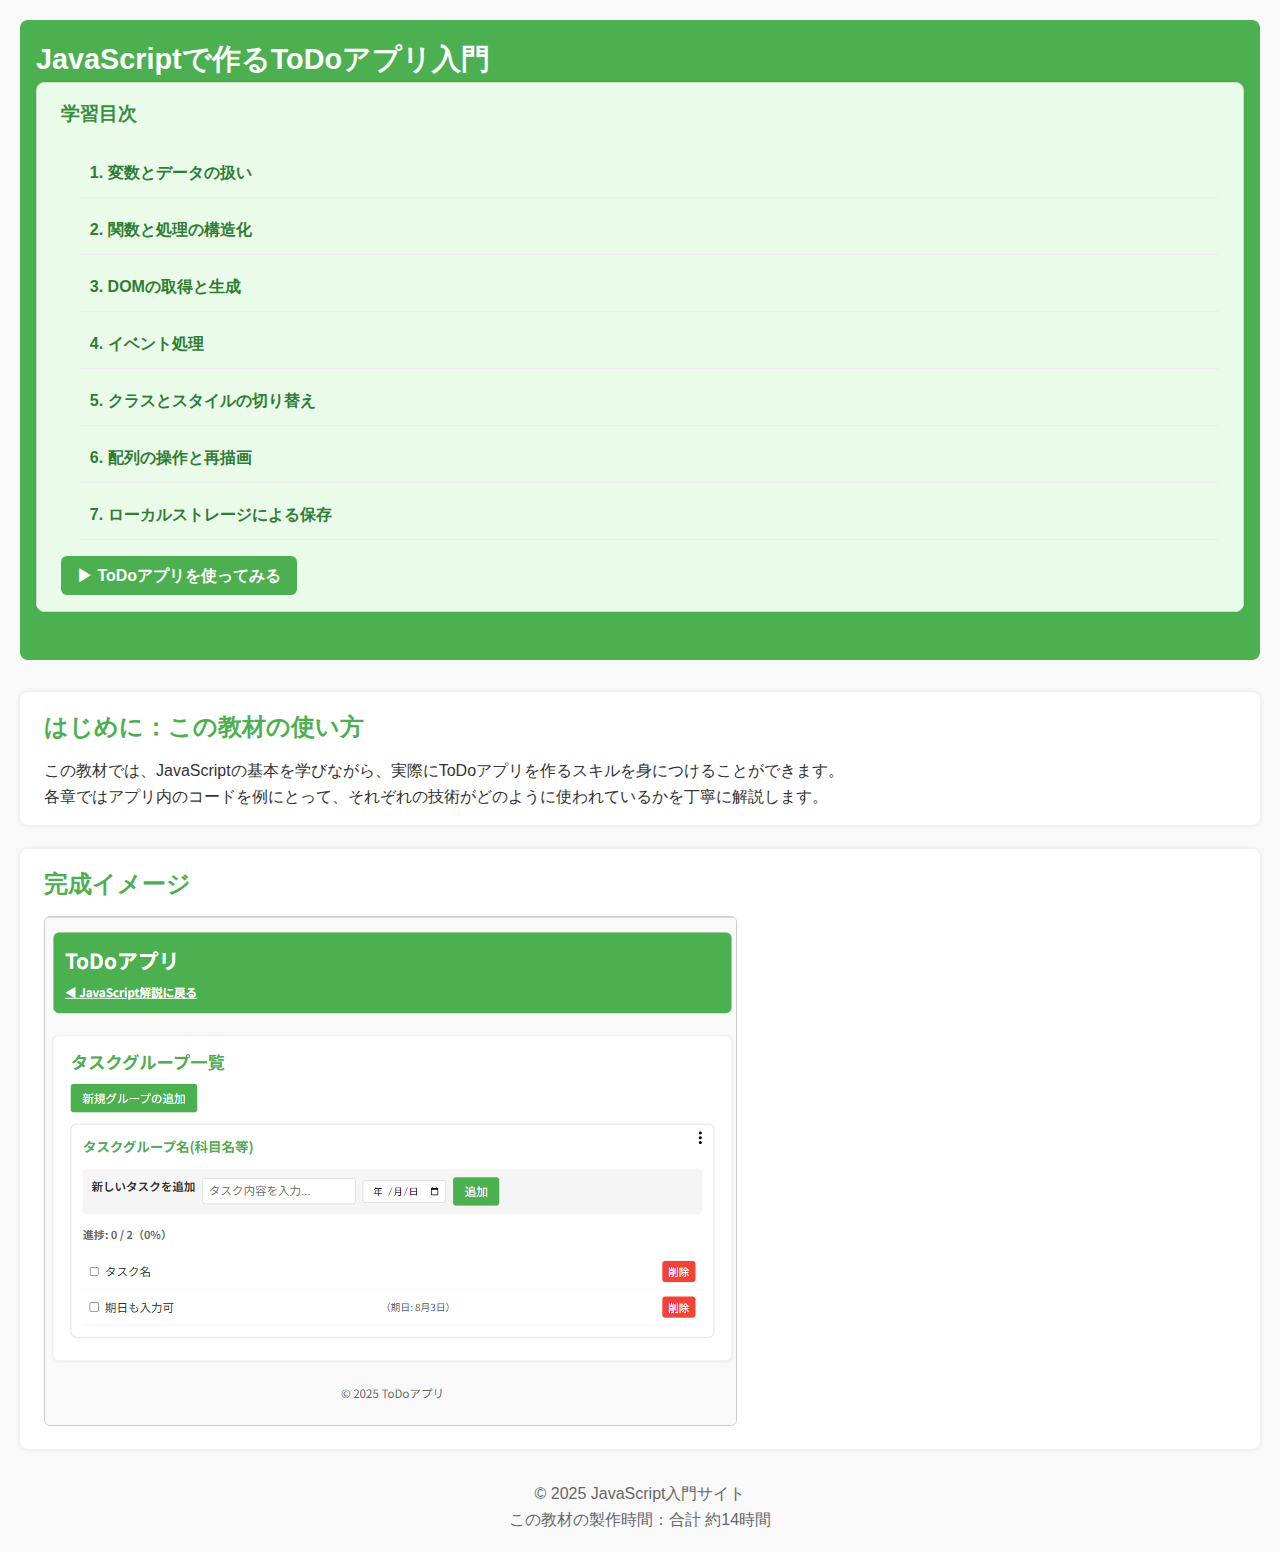
<file: index.html>
<!DOCTYPE html>
<html lang="ja">
<head>
  <meta charset="UTF-8">
  <meta name="viewport" content="width=device-width, initial-scale=1.0">
  <title>JavaScriptで作るToDoアプリ入門</title>
  <link rel="stylesheet" href="css/main.css">
</head>
<body>
  <header>
    <h1>JavaScriptで作るToDoアプリ入門</h1>
    <nav class="toc">
      <h2>学習目次</h2>
      <ol>
        <li><a href="chapter1.html">1. 変数とデータの扱い</a></li>
        <li><a href="chapter2.html">2. 関数と処理の構造化</a></li>
        <li><a href="chapter3.html">3. DOMの取得と生成</a></li>
        <li><a href="chapter4.html">4. イベント処理</a></li>
        <li><a href="chapter5.html">5. クラスとスタイルの切り替え</a></li>
        <li><a href="chapter6.html">6. 配列の操作と再描画</a></li>
        <li><a href="chapter7.html">7. ローカルストレージによる保存</a></li>
      </ol>
      <p><a class="app-link" href="todo.html">▶ ToDoアプリを使ってみる</a></p>
    </nav>
  </header>

  <main>
    <section>
      <h2>はじめに：この教材の使い方</h2>
      <p>
        この教材では、JavaScriptの基本を学びながら、実際にToDoアプリを作るスキルを身につけることができます。
      </p>
      <p>
        各章ではアプリ内のコードを例にとって、それぞれの技術がどのように使われているかを丁寧に解説します。
      </p>
    </section>
    <section>
      <h2>完成イメージ</h2>
      <img src="images/todo_preview.png" alt="ToDoアプリの完成イメージ" style="max-width:100%; border:1px solid #ccc; border-radius:6px;">
    </section>

  </main>

  <footer>
    <p>© 2025 JavaScript入門サイト</p>
    <p>この教材の製作時間：合計 約14時間</p>
  </footer>
</body>
</html>
</file>
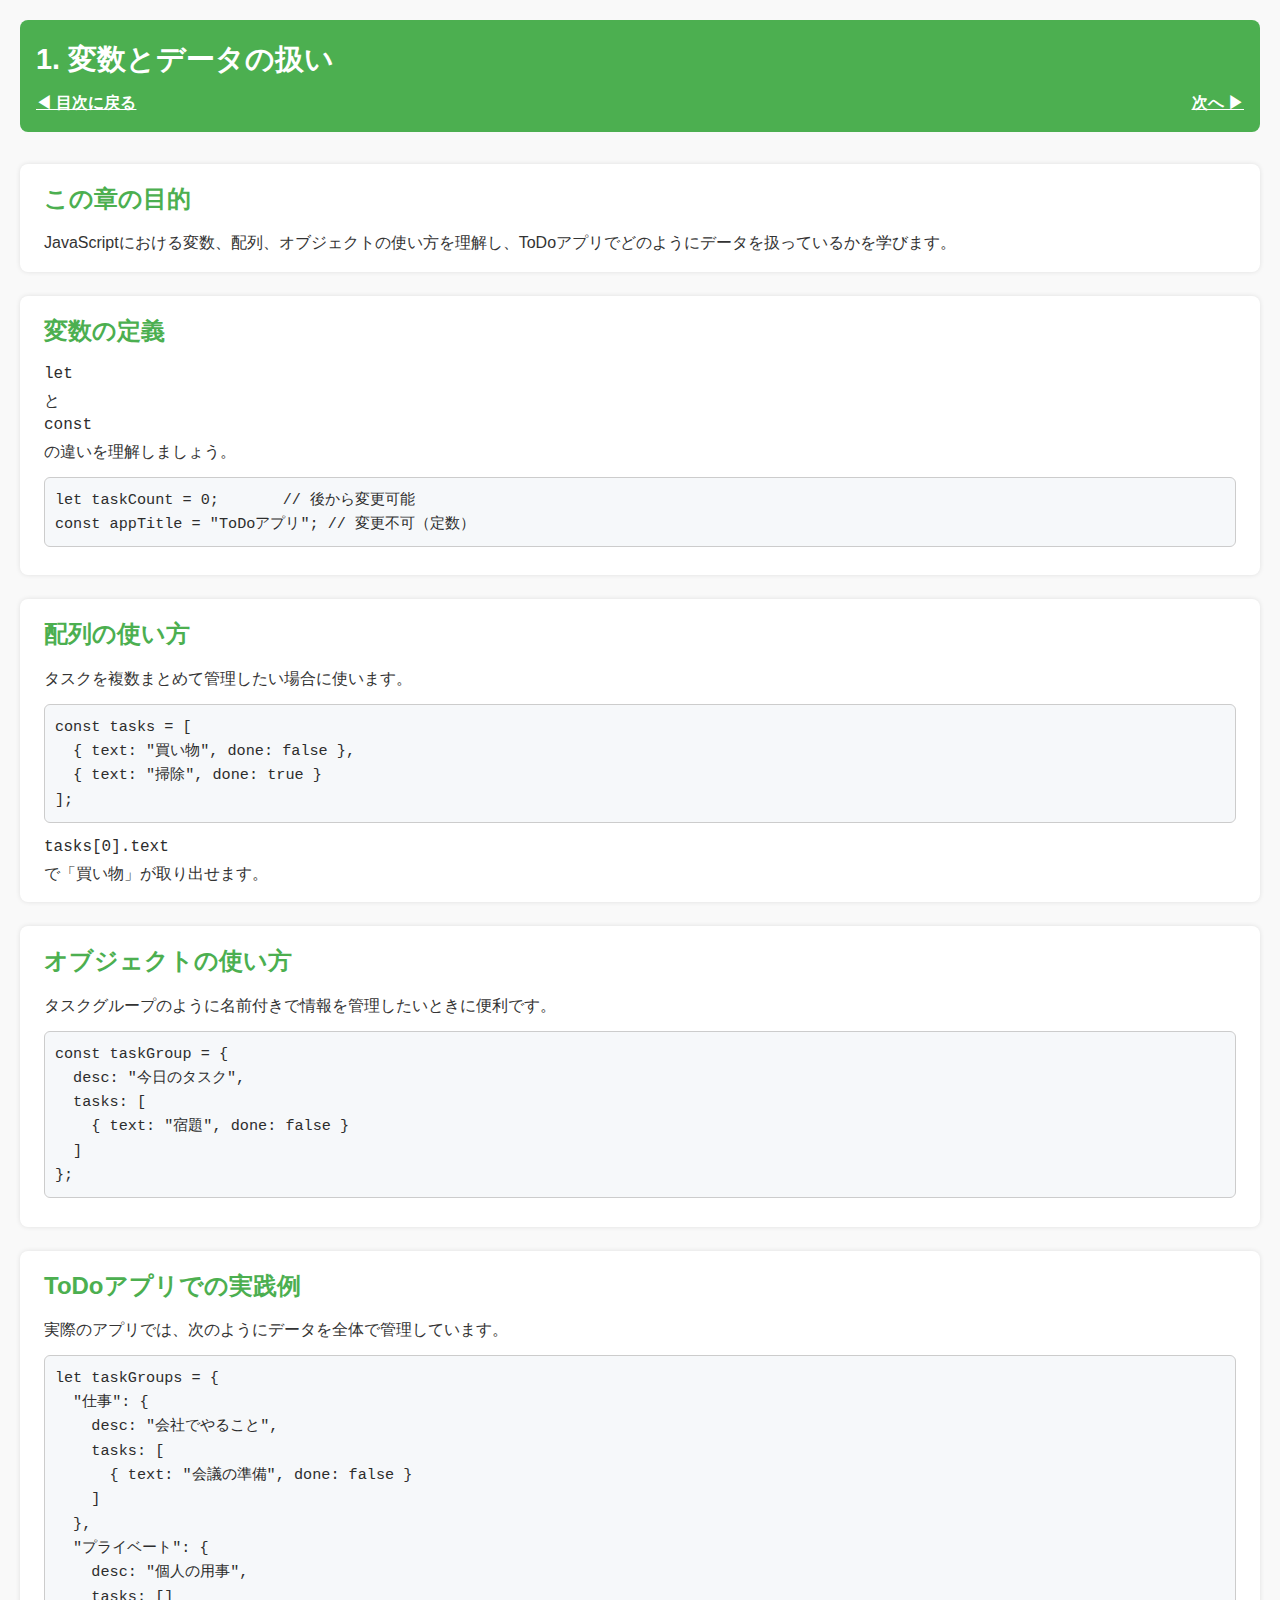
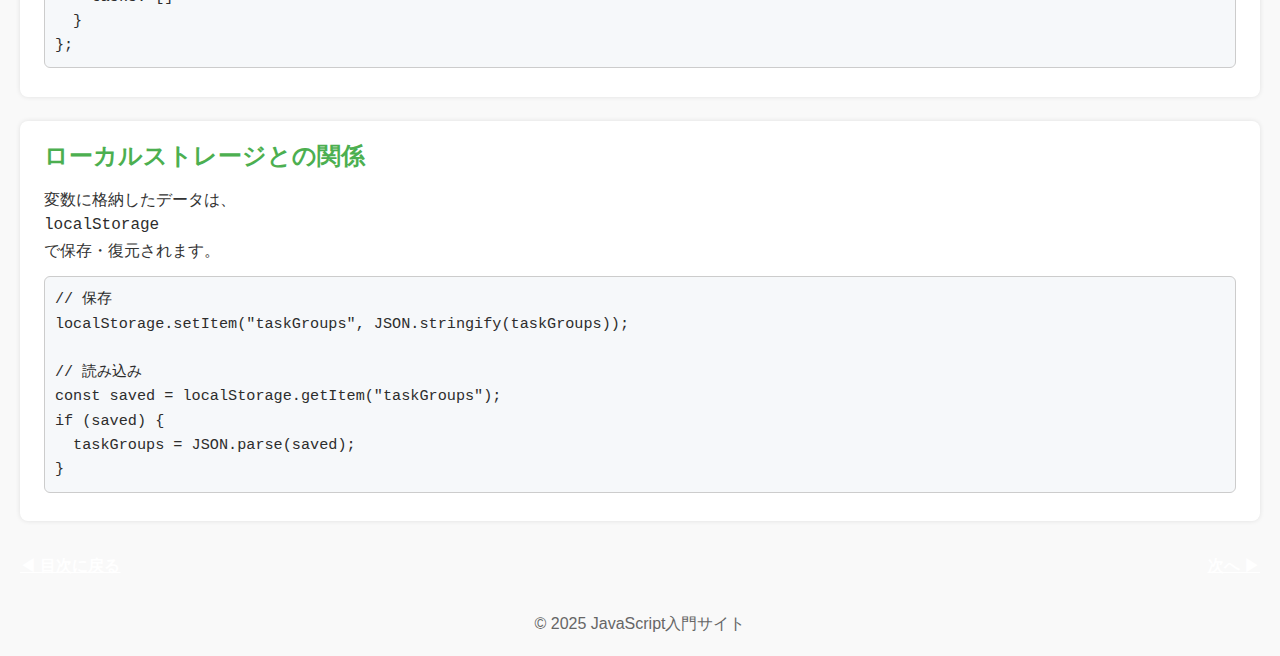
<file: chapter1.html>
<!DOCTYPE html>
<html lang="ja">
<head>
  <meta charset="UTF-8">
  <meta name="viewport" content="width=device-width, initial-scale=1.0">
  <title>1. 変数とデータの扱い - ToDoアプリ入門</title>
  <link rel="stylesheet" href="css/main.css">
</head>
<body>
  <header>
    <h1>1. 変数とデータの扱い</h1>
    <nav>
      <a href="index.html">◀ 目次に戻る</a>
      <a href="chapter2.html" style="float:right">次へ ▶</a>
    </nav>
  </header>

  <main>
    <section>
      <h2>この章の目的</h2>
      <p>JavaScriptにおける変数、配列、オブジェクトの使い方を理解し、ToDoアプリでどのようにデータを扱っているかを学びます。</p>
    </section>

    <section>
      <h2>変数の定義</h2>
      <p><code>let</code> と <code>const</code> の違いを理解しましょう。</p>
      <pre><code>let taskCount = 0;       // 後から変更可能
const appTitle = "ToDoアプリ"; // 変更不可（定数）</code></pre>
    </section>

    <section>
      <h2>配列の使い方</h2>
      <p>タスクを複数まとめて管理したい場合に使います。</p>
      <pre><code>const tasks = [
  { text: "買い物", done: false },
  { text: "掃除", done: true }
];</code></pre>
      <p><code>tasks[0].text</code> で「買い物」が取り出せます。</p>
    </section>

    <section>
      <h2>オブジェクトの使い方</h2>
      <p>タスクグループのように名前付きで情報を管理したいときに便利です。</p>
      <pre><code>const taskGroup = {
  desc: "今日のタスク",
  tasks: [
    { text: "宿題", done: false }
  ]
};</code></pre>
    </section>

    <section>
      <h2>ToDoアプリでの実践例</h2>
      <p>実際のアプリでは、次のようにデータを全体で管理しています。</p>
      <pre><code>let taskGroups = {
  "仕事": {
    desc: "会社でやること",
    tasks: [
      { text: "会議の準備", done: false }
    ]
  },
  "プライベート": {
    desc: "個人の用事",
    tasks: []
  }
};</code></pre>
    </section>

    <section>
      <h2>ローカルストレージとの関係</h2>
      <p>変数に格納したデータは、<code>localStorage</code> で保存・復元されます。</p>
      <pre><code>// 保存
localStorage.setItem("taskGroups", JSON.stringify(taskGroups));

// 読み込み
const saved = localStorage.getItem("taskGroups");
if (saved) {
  taskGroups = JSON.parse(saved);
}</code></pre>
    </section>

    <nav>
      <a href="index.html">◀ 目次に戻る</a>
      <a href="chapter2.html" style="float:right">次へ ▶</a>
    </nav>
  </main>

  <footer>
    <p>© 2025 JavaScript入門サイト</p>
  </footer>
</body>
</html>
</file>
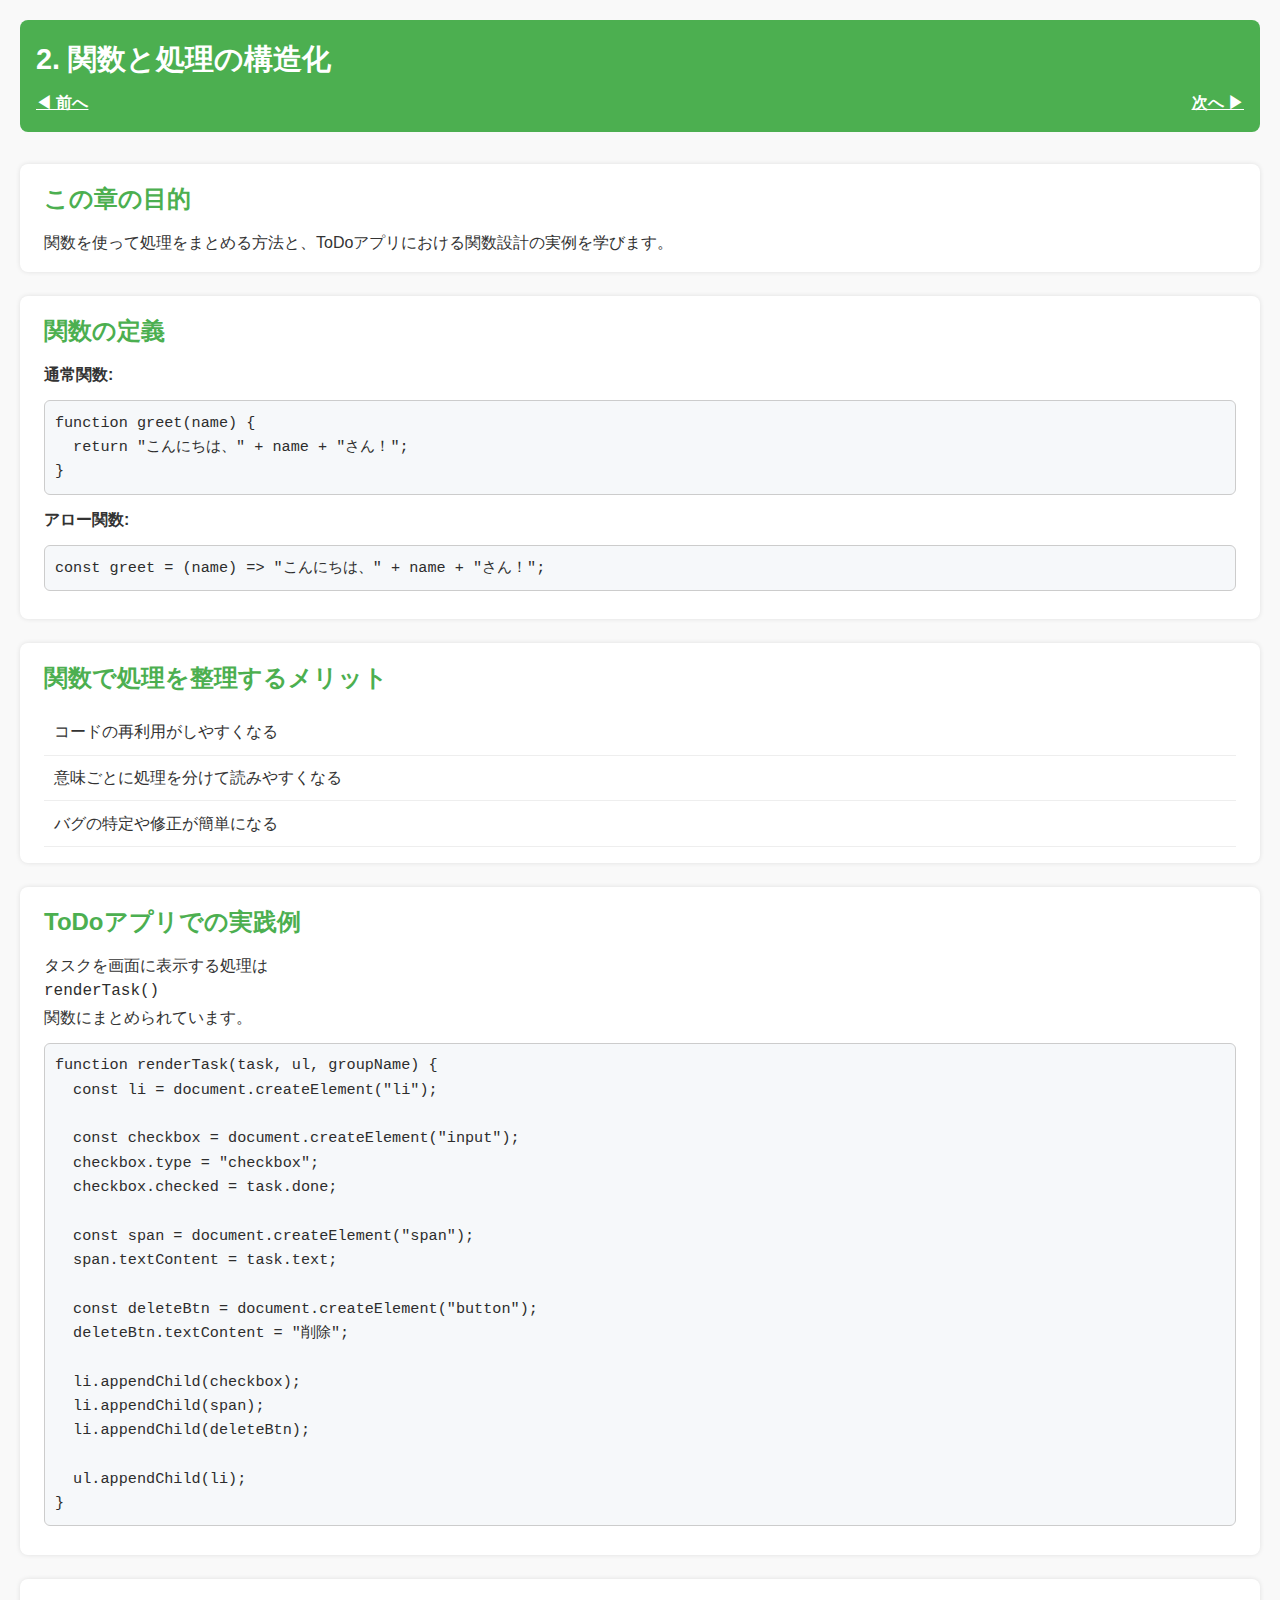
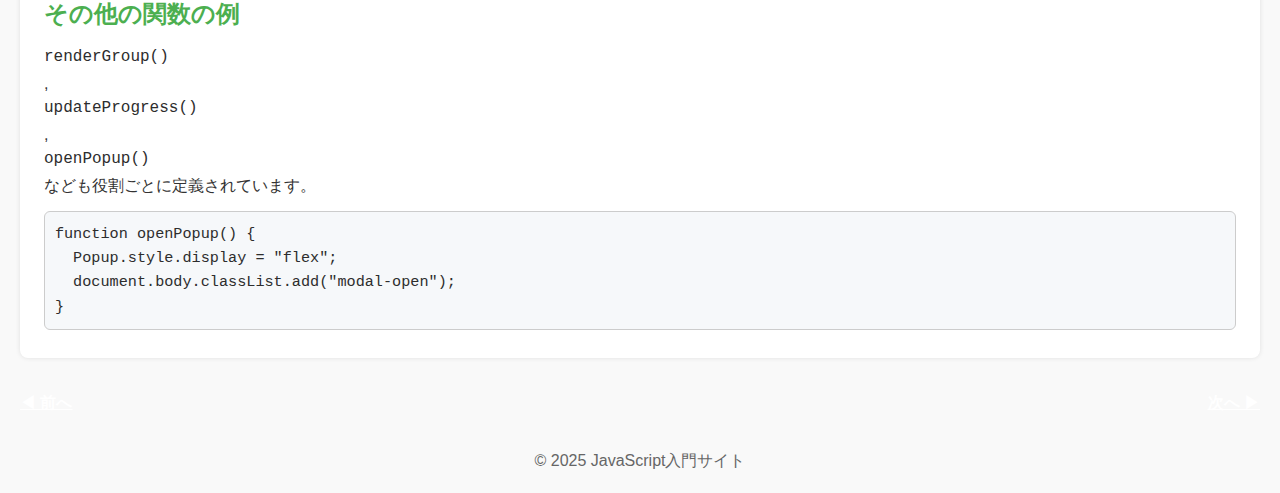
<file: chapter2.html>
<!DOCTYPE html>
<html lang="ja">
<head>
  <meta charset="UTF-8">
  <meta name="viewport" content="width=device-width, initial-scale=1.0">
  <title>2. 関数と処理の構造化 - ToDoアプリ入門</title>
  <link rel="stylesheet" href="css/main.css">
</head>
<body>
  <header>
    <h1>2. 関数と処理の構造化</h1>
    <nav>
      <a href="chapter1.html">◀ 前へ</a>
      <a href="chapter3.html" style="float:right">次へ ▶</a>
    </nav>
  </header>

  <main>
    <section>
      <h2>この章の目的</h2>
      <p>関数を使って処理をまとめる方法と、ToDoアプリにおける関数設計の実例を学びます。</p>
    </section>

    <section>
      <h2>関数の定義</h2>
      <p><strong>通常関数:</strong></p>
      <pre><code>function greet(name) {
  return "こんにちは、" + name + "さん！";
}</code></pre>

      <p><strong>アロー関数:</strong></p>
      <pre><code>const greet = (name) => "こんにちは、" + name + "さん！";</code></pre>
    </section>

    <section>
      <h2>関数で処理を整理するメリット</h2>
      <ul>
        <li>コードの再利用がしやすくなる</li>
        <li>意味ごとに処理を分けて読みやすくなる</li>
        <li>バグの特定や修正が簡単になる</li>
      </ul>
    </section>

    <section>
      <h2>ToDoアプリでの実践例</h2>
      <p>タスクを画面に表示する処理は <code>renderTask()</code> 関数にまとめられています。</p>
      <pre><code>function renderTask(task, ul, groupName) {
  const li = document.createElement("li");

  const checkbox = document.createElement("input");
  checkbox.type = "checkbox";
  checkbox.checked = task.done;

  const span = document.createElement("span");
  span.textContent = task.text;

  const deleteBtn = document.createElement("button");
  deleteBtn.textContent = "削除";

  li.appendChild(checkbox);
  li.appendChild(span);
  li.appendChild(deleteBtn);

  ul.appendChild(li);
}</code></pre>
    </section>

    <section>
      <h2>その他の関数の例</h2>
      <p><code>renderGroup()</code>, <code>updateProgress()</code>, <code>openPopup()</code> なども役割ごとに定義されています。</p>
      <pre><code>function openPopup() {
  Popup.style.display = "flex";
  document.body.classList.add("modal-open");
}</code></pre>
    </section>

    <nav>
      <a href="chapter1.html">◀ 前へ</a>
      <a href="chapter3.html" style="float:right">次へ ▶</a>
    </nav>
  </main>

  <footer>
    <p>© 2025 JavaScript入門サイト</p>
  </footer>
</body>
</html>
</file>
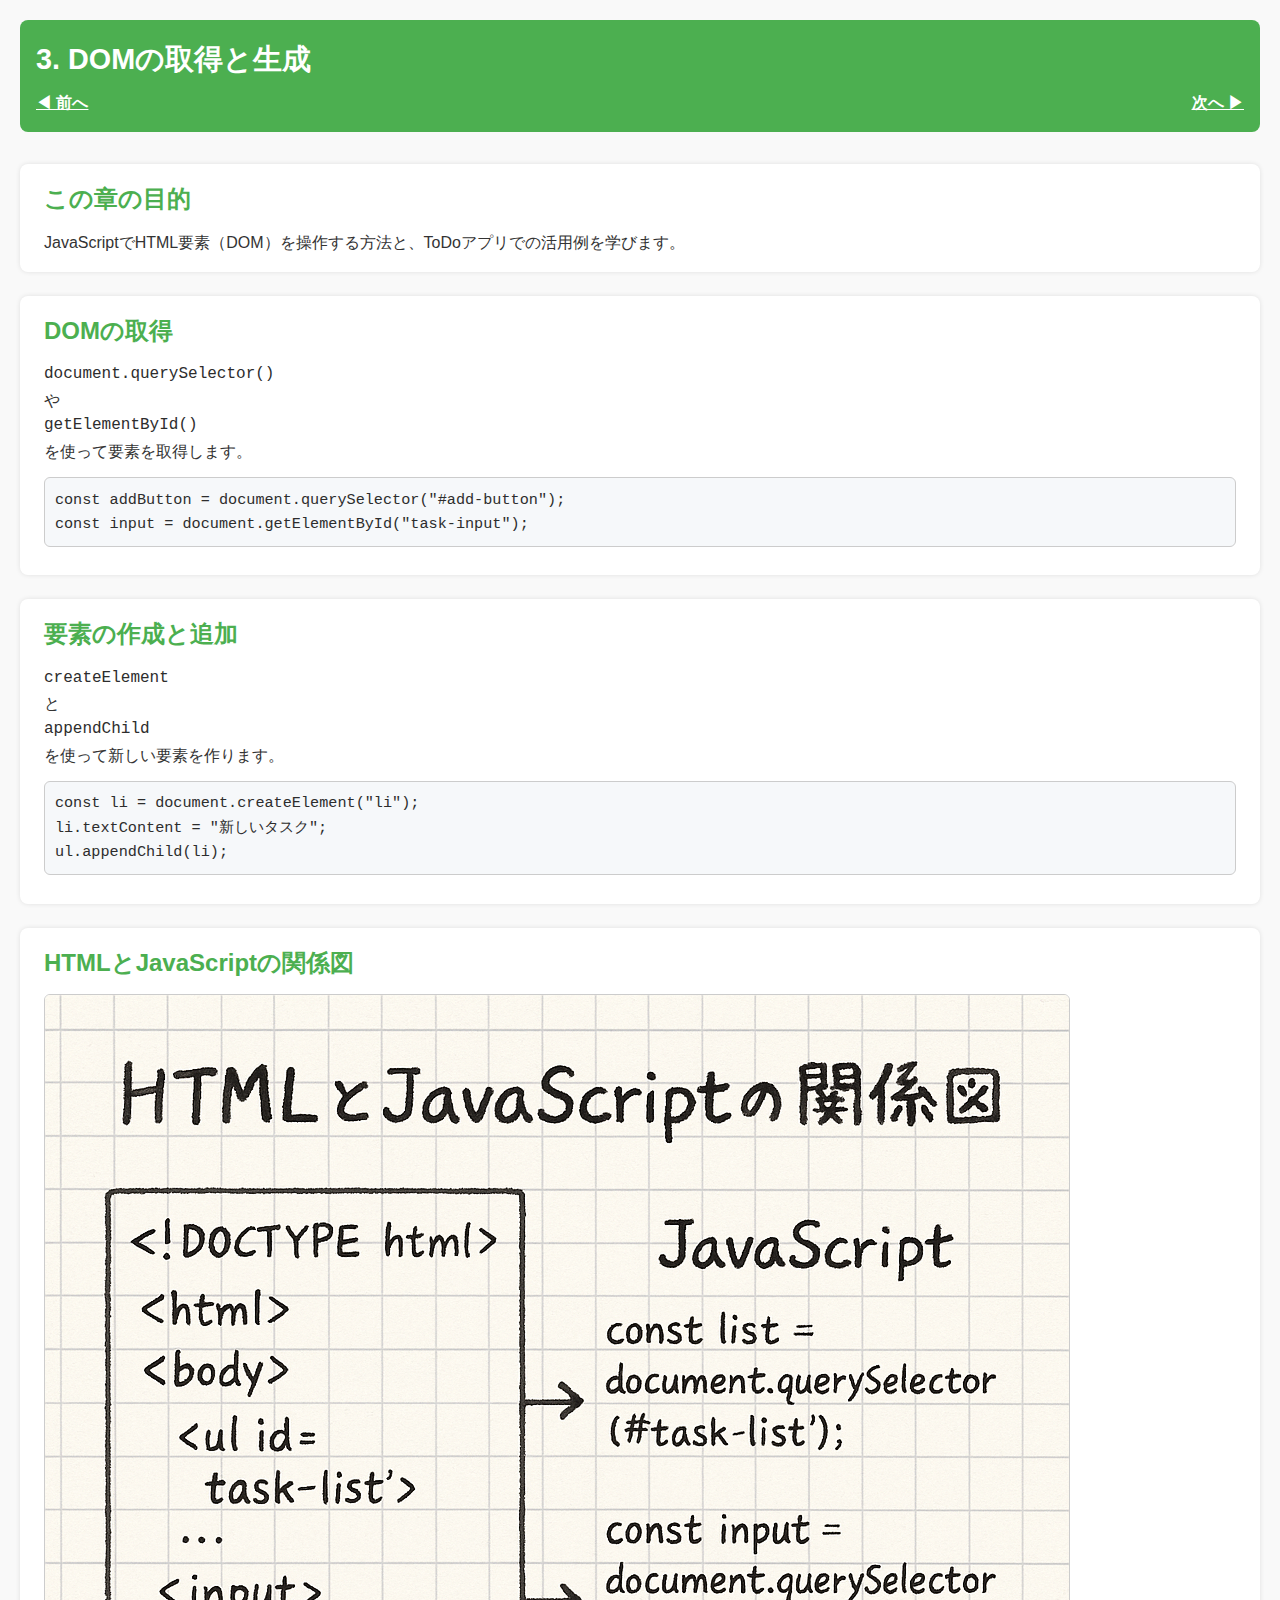
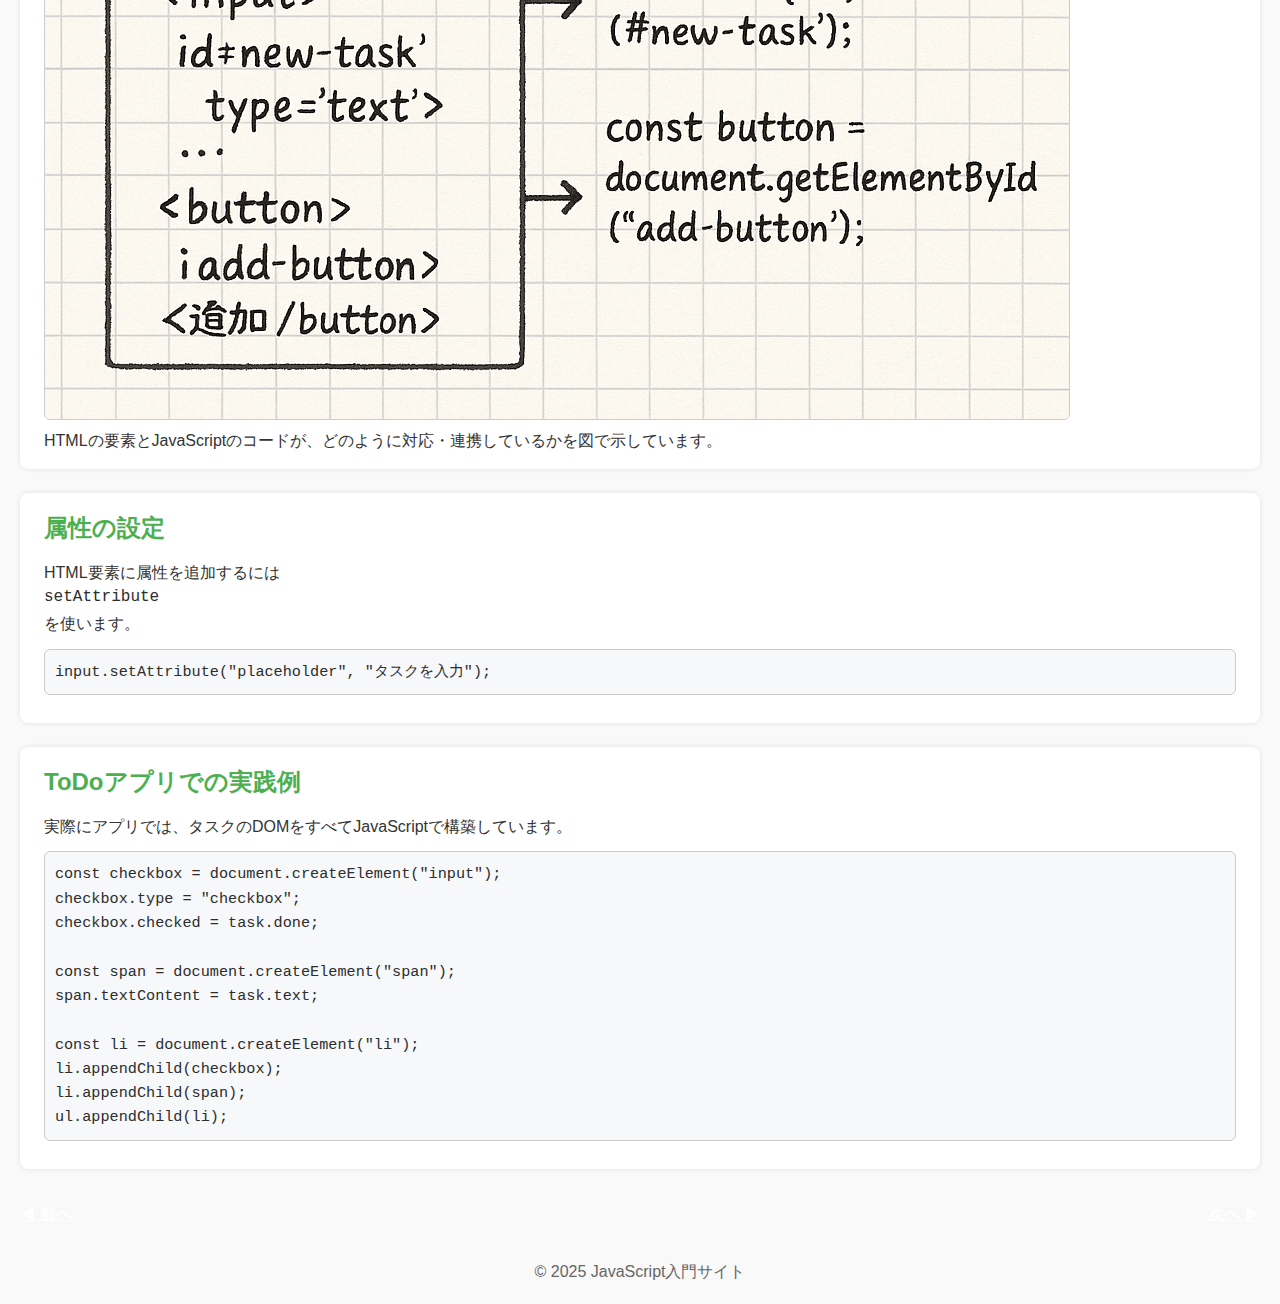
<file: chapter3.html>
<!DOCTYPE html>
<html lang="ja">
<head>
  <meta charset="UTF-8">
  <meta name="viewport" content="width=device-width, initial-scale=1.0">
  <title>3. DOMの取得と生成 - ToDoアプリ入門</title>
  <link rel="stylesheet" href="css/main.css">
</head>
<body>
  <header>
    <h1>3. DOMの取得と生成</h1>
    <nav>
      <a href="chapter2.html">◀ 前へ</a>
      <a href="chapter4.html" style="float:right">次へ ▶</a>
    </nav>
  </header>

  <main>
    <section>
      <h2>この章の目的</h2>
      <p>JavaScriptでHTML要素（DOM）を操作する方法と、ToDoアプリでの活用例を学びます。</p>
    </section>

    <section>
      <h2>DOMの取得</h2>
      <p><code>document.querySelector()</code> や <code>getElementById()</code> を使って要素を取得します。</p>
      <pre><code>const addButton = document.querySelector("#add-button");
const input = document.getElementById("task-input");</code></pre>
    </section>

    <section>
      <h2>要素の作成と追加</h2>
      <p><code>createElement</code> と <code>appendChild</code> を使って新しい要素を作ります。</p>
      <pre><code>const li = document.createElement("li");
li.textContent = "新しいタスク";
ul.appendChild(li);</code></pre>
    </section>

    <section>
      <h2>HTMLとJavaScriptの関係図</h2>
      <img src="images/dom_binding.png" alt="HTMLとJavaScriptの連携図" style="max-width:100%; border:1px solid #ccc; border-radius:6px;">
      <p>HTMLの要素とJavaScriptのコードが、どのように対応・連携しているかを図で示しています。</p>
    </section>


    <section>
      <h2>属性の設定</h2>
      <p>HTML要素に属性を追加するには <code>setAttribute</code> を使います。</p>
      <pre><code>input.setAttribute("placeholder", "タスクを入力");</code></pre>
    </section>

    <section>
      <h2>ToDoアプリでの実践例</h2>
      <p>実際にアプリでは、タスクのDOMをすべてJavaScriptで構築しています。</p>
      <pre><code>const checkbox = document.createElement("input");
checkbox.type = "checkbox";
checkbox.checked = task.done;

const span = document.createElement("span");
span.textContent = task.text;

const li = document.createElement("li");
li.appendChild(checkbox);
li.appendChild(span);
ul.appendChild(li);</code></pre>
    </section>

    <nav>
      <a href="chapter2.html">◀ 前へ</a>
      <a href="chapter4.html" style="float:right">次へ ▶</a>
    </nav>
  </main>

  <footer>
    <p>© 2025 JavaScript入門サイト</p>
  </footer>
</body>
</html>
</file>
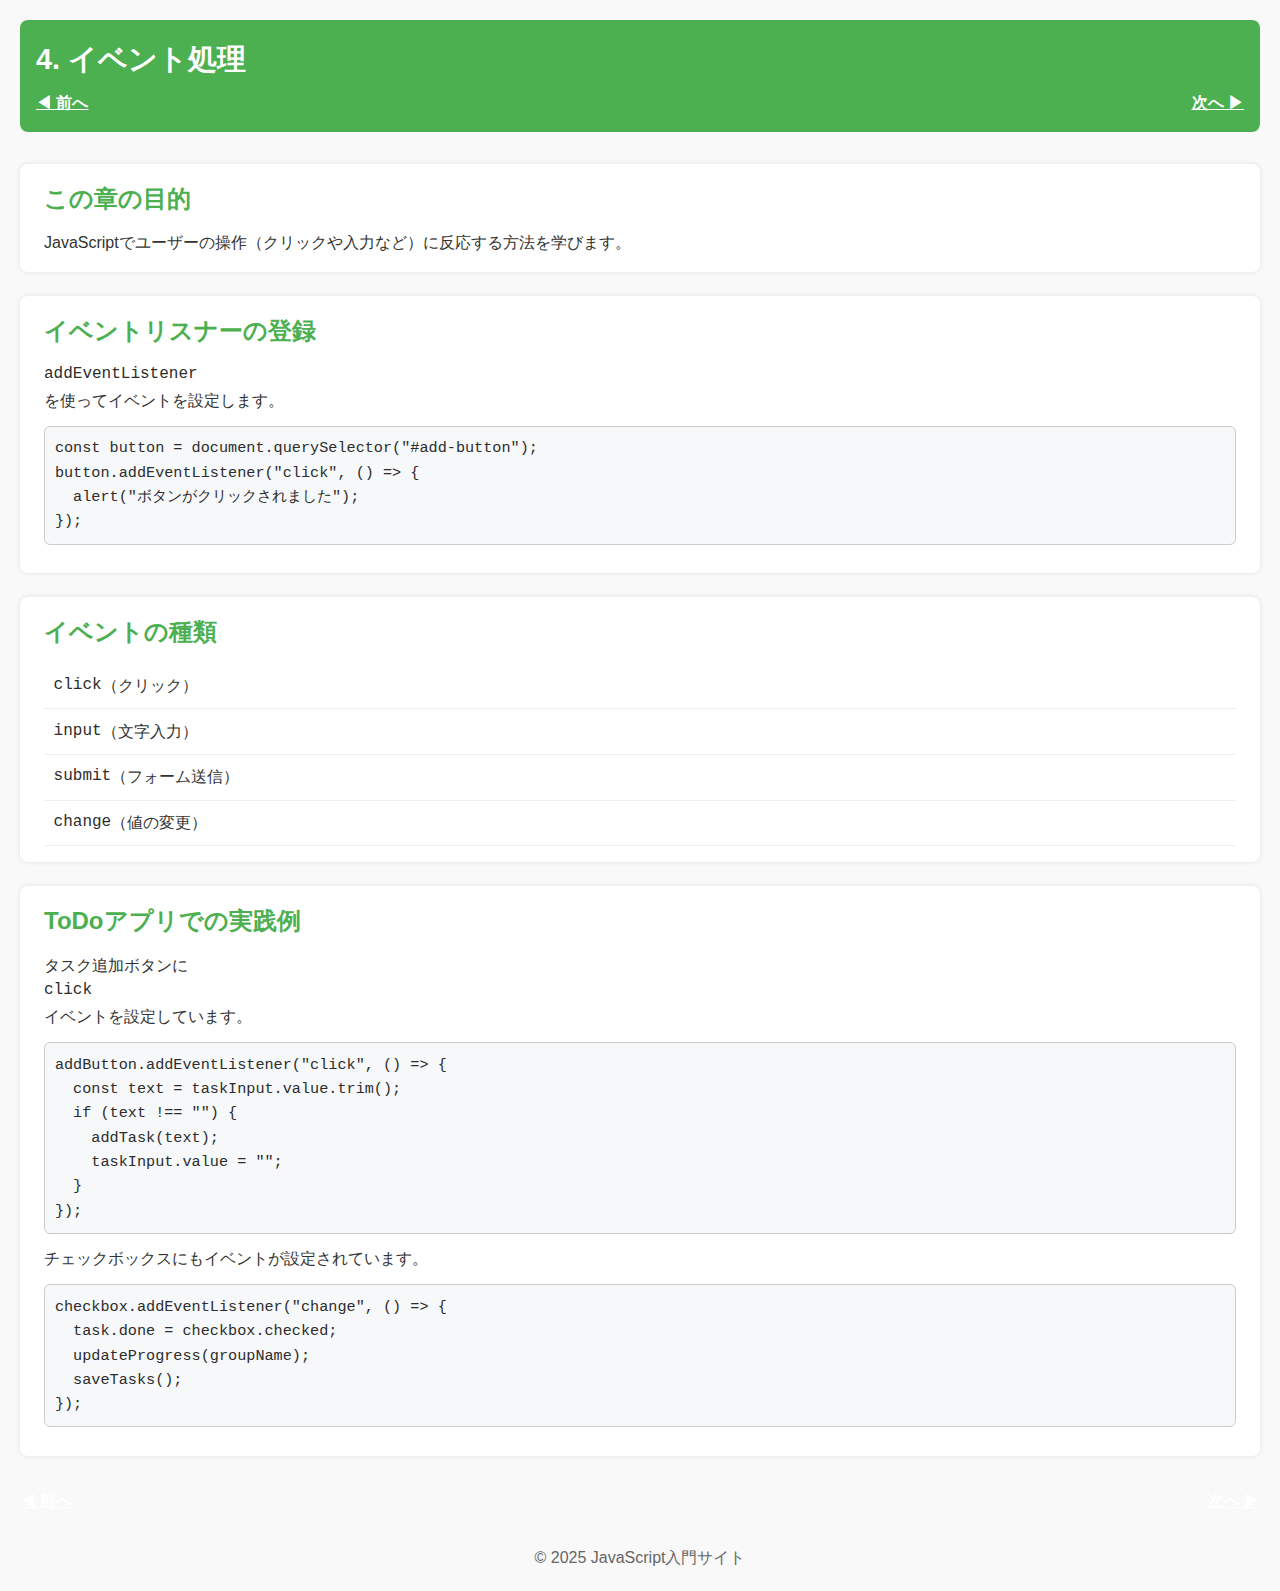
<file: chapter4.html>
<!DOCTYPE html>
<html lang="ja">
<head>
  <meta charset="UTF-8">
  <meta name="viewport" content="width=device-width, initial-scale=1.0">
  <title>4. イベント処理 - ToDoアプリ入門</title>
  <link rel="stylesheet" href="css/main.css">
</head>
<body>
  <header>
    <h1>4. イベント処理</h1>
    <nav>
      <a href="chapter3.html">◀ 前へ</a>
      <a href="chapter5.html" style="float:right">次へ ▶</a>
    </nav>
  </header>

  <main>
    <section>
      <h2>この章の目的</h2>
      <p>JavaScriptでユーザーの操作（クリックや入力など）に反応する方法を学びます。</p>
    </section>

    <section>
      <h2>イベントリスナーの登録</h2>
      <p><code>addEventListener</code> を使ってイベントを設定します。</p>
      <pre><code>const button = document.querySelector("#add-button");
button.addEventListener("click", () => {
  alert("ボタンがクリックされました");
});</code></pre>
    </section>

    <section>
      <h2>イベントの種類</h2>
      <ul>
        <li><code>click</code>（クリック）</li>
        <li><code>input</code>（文字入力）</li>
        <li><code>submit</code>（フォーム送信）</li>
        <li><code>change</code>（値の変更）</li>
      </ul>
    </section>

    <section>
      <h2>ToDoアプリでの実践例</h2>
      <p>タスク追加ボタンに <code>click</code> イベントを設定しています。</p>
      <pre><code>addButton.addEventListener("click", () => {
  const text = taskInput.value.trim();
  if (text !== "") {
    addTask(text);
    taskInput.value = "";
  }
});</code></pre>

      <p>チェックボックスにもイベントが設定されています。</p>
      <pre><code>checkbox.addEventListener("change", () => {
  task.done = checkbox.checked;
  updateProgress(groupName);
  saveTasks();
});</code></pre>
    </section>

    <nav>
      <a href="chapter3.html">◀ 前へ</a>
      <a href="chapter5.html" style="float:right">次へ ▶</a>
    </nav>
  </main>

  <footer>
    <p>© 2025 JavaScript入門サイト</p>
  </footer>
</body>
</html>
</file>
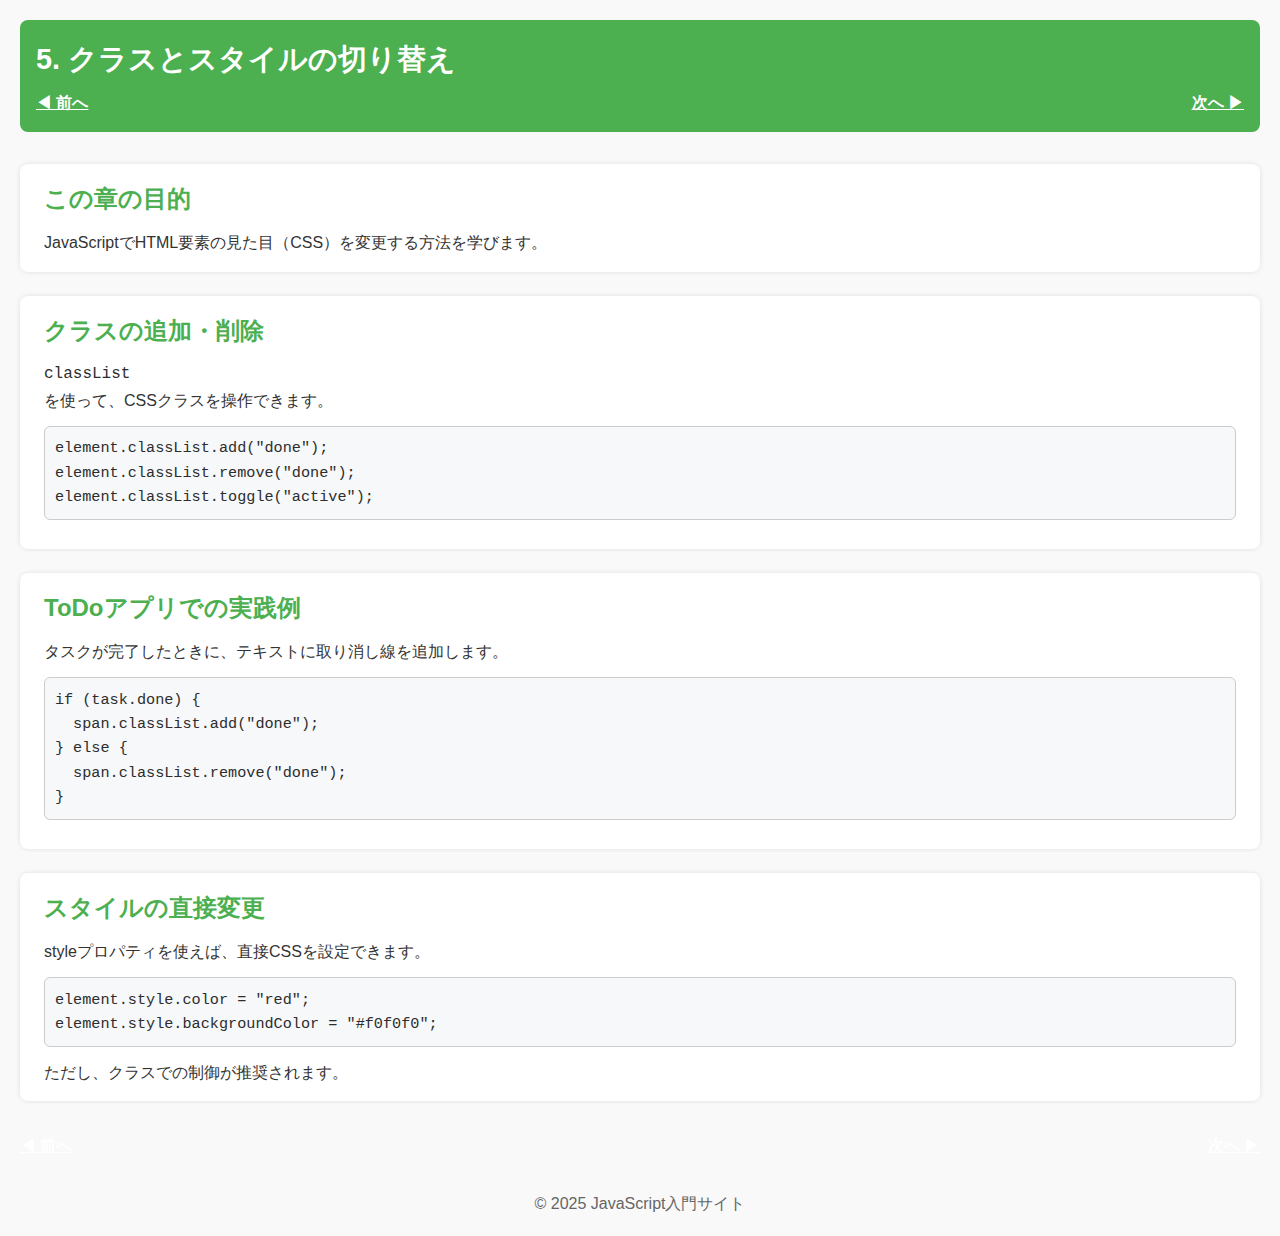
<file: chapter5.html>
<!DOCTYPE html>
<html lang="ja">
<head>
  <meta charset="UTF-8">
  <meta name="viewport" content="width=device-width, initial-scale=1.0">
  <title>5. クラスとスタイルの切り替え - ToDoアプリ入門</title>
  <link rel="stylesheet" href="css/main.css">
</head>
<body>
  <header>
    <h1>5. クラスとスタイルの切り替え</h1>
    <nav>
      <a href="chapter4.html">◀ 前へ</a>
      <a href="chapter6.html" style="float:right">次へ ▶</a>
    </nav>
  </header>

  <main>
    <section>
      <h2>この章の目的</h2>
      <p>JavaScriptでHTML要素の見た目（CSS）を変更する方法を学びます。</p>
    </section>

    <section>
      <h2>クラスの追加・削除</h2>
      <p><code>classList</code> を使って、CSSクラスを操作できます。</p>
      <pre><code>element.classList.add("done");
element.classList.remove("done");
element.classList.toggle("active");</code></pre>
    </section>

    <section>
      <h2>ToDoアプリでの実践例</h2>
      <p>タスクが完了したときに、テキストに取り消し線を追加します。</p>
      <pre><code>if (task.done) {
  span.classList.add("done");
} else {
  span.classList.remove("done");
}</code></pre>
    </section>

    <section>
      <h2>スタイルの直接変更</h2>
      <p>styleプロパティを使えば、直接CSSを設定できます。</p>
      <pre><code>element.style.color = "red";
element.style.backgroundColor = "#f0f0f0";</code></pre>
      <p>ただし、クラスでの制御が推奨されます。</p>
    </section>

    <nav>
      <a href="chapter4.html">◀ 前へ</a>
      <a href="chapter6.html" style="float:right">次へ ▶</a>
    </nav>
  </main>

  <footer>
    <p>© 2025 JavaScript入門サイト</p>
  </footer>
</body>
</html>
</file>
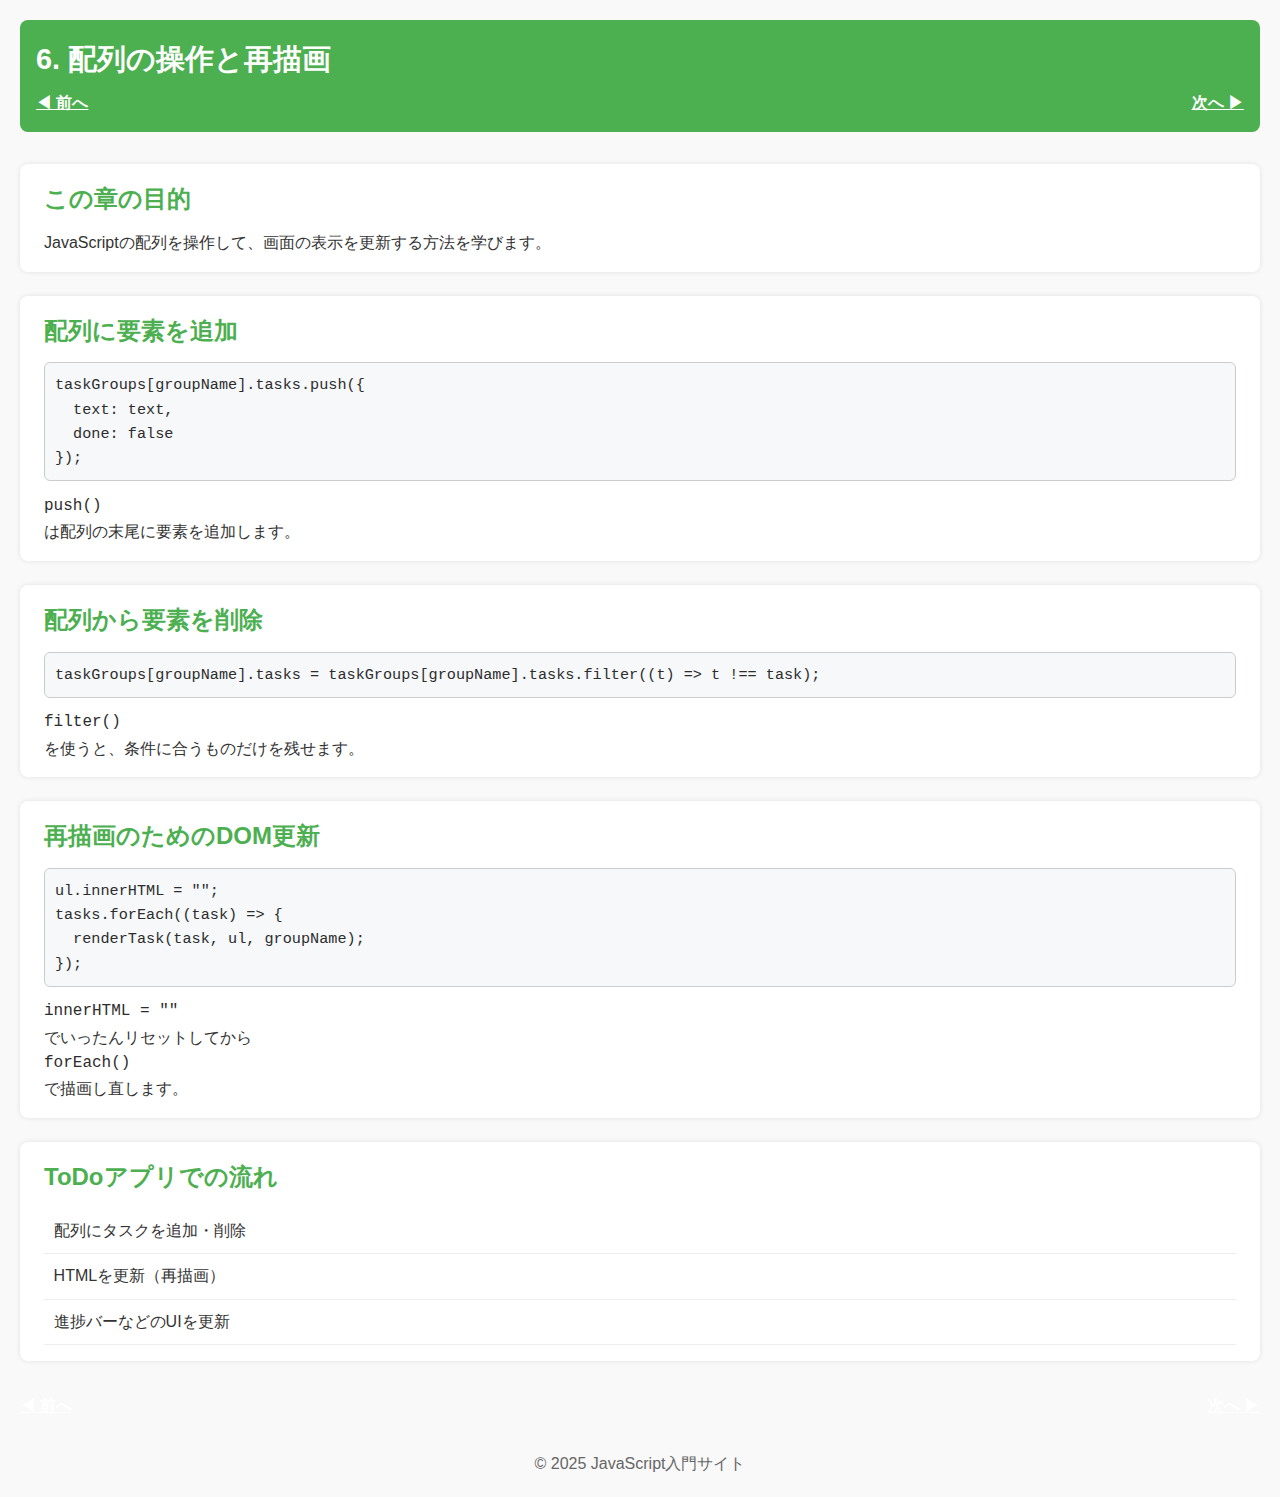
<file: chapter6.html>
<!DOCTYPE html>
<html lang="ja">
<head>
  <meta charset="UTF-8">
  <meta name="viewport" content="width=device-width, initial-scale=1.0">
  <title>6. 配列の操作と再描画 - ToDoアプリ入門</title>
  <link rel="stylesheet" href="css/main.css">
</head>
<body>
  <header>
    <h1>6. 配列の操作と再描画</h1>
    <nav>
      <a href="chapter5.html">◀ 前へ</a>
      <a href="chapter7.html" style="float:right">次へ ▶</a>
    </nav>
  </header>

  <main>
    <section>
      <h2>この章の目的</h2>
      <p>JavaScriptの配列を操作して、画面の表示を更新する方法を学びます。</p>
    </section>

    <section>
      <h2>配列に要素を追加</h2>
      <pre><code>taskGroups[groupName].tasks.push({
  text: text,
  done: false
});</code></pre>
      <p><code>push()</code> は配列の末尾に要素を追加します。</p>
    </section>

    <section>
      <h2>配列から要素を削除</h2>
      <pre><code>taskGroups[groupName].tasks = taskGroups[groupName].tasks.filter((t) => t !== task);</code></pre>
      <p><code>filter()</code> を使うと、条件に合うものだけを残せます。</p>
    </section>

    <section>
      <h2>再描画のためのDOM更新</h2>
      <pre><code>ul.innerHTML = "";
tasks.forEach((task) => {
  renderTask(task, ul, groupName);
});</code></pre>
      <p><code>innerHTML = ""</code> でいったんリセットしてから <code>forEach()</code> で描画し直します。</p>
    </section>

    <section>
      <h2>ToDoアプリでの流れ</h2>
      <ol>
        <li>配列にタスクを追加・削除</li>
        <li>HTMLを更新（再描画）</li>
        <li>進捗バーなどのUIを更新</li>
      </ol>
    </section>

    <nav>
      <a href="chapter5.html">◀ 前へ</a>
      <a href="chapter7.html" style="float:right">次へ ▶</a>
    </nav>
  </main>

  <footer>
    <p>© 2025 JavaScript入門サイト</p>
  </footer>
</body>
</html>
</file>
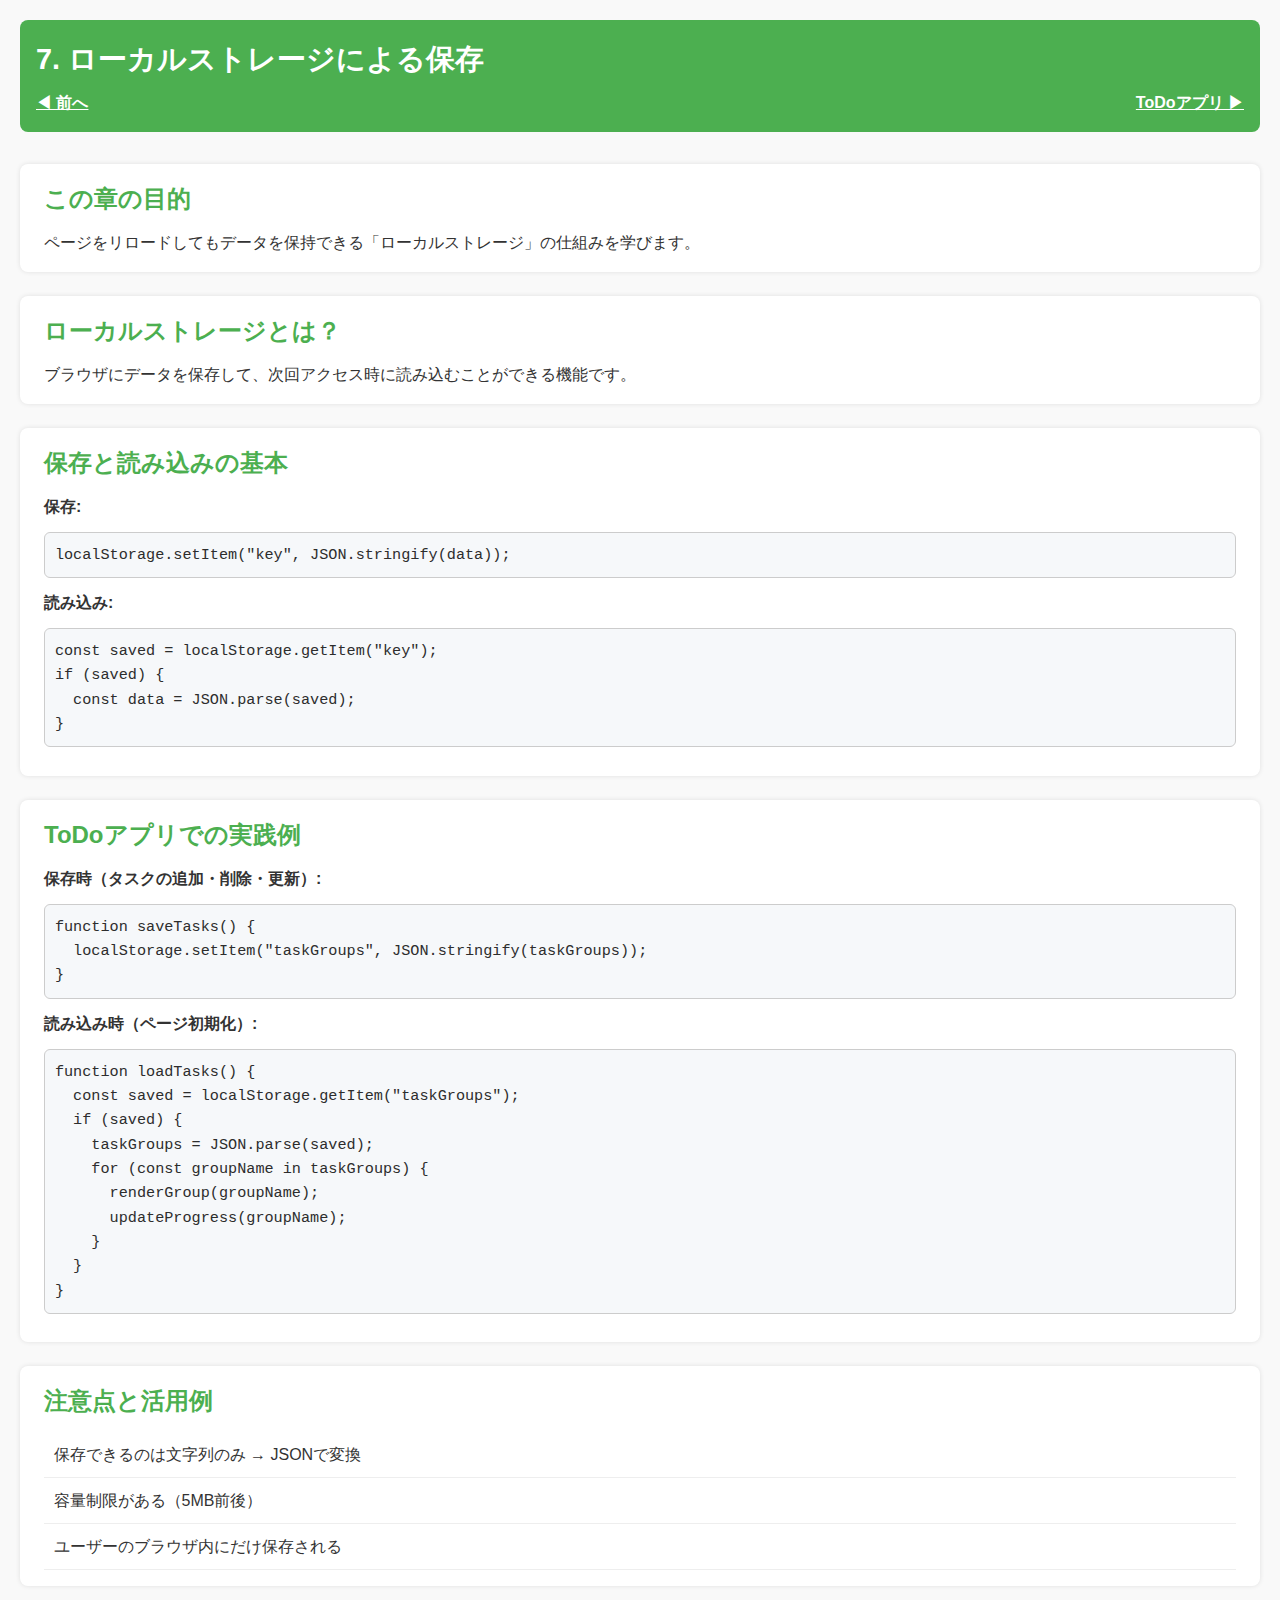
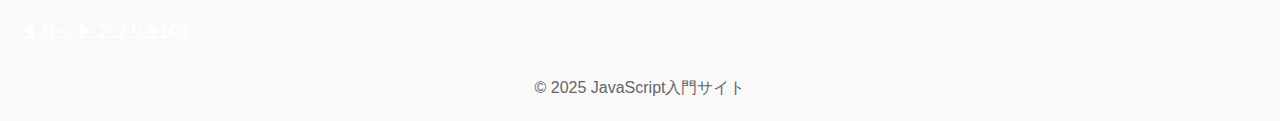
<file: chapter7.html>
<!DOCTYPE html>
<html lang="ja">
<head>
  <meta charset="UTF-8">
  <meta name="viewport" content="width=device-width, initial-scale=1.0">
  <title>7. ローカルストレージによる保存 - ToDoアプリ入門</title>
  <link rel="stylesheet" href="css/main.css">
</head>
<body>
  <header>
    <h1>7. ローカルストレージによる保存</h1>
    <nav>
      <a href="chapter6.html">◀ 前へ</a>
      <a href="todo.html" style="float:right">ToDoアプリ ▶</a>
    </nav>
  </header>

  <main>
    <section>
      <h2>この章の目的</h2>
      <p>ページをリロードしてもデータを保持できる「ローカルストレージ」の仕組みを学びます。</p>
    </section>

    <section>
      <h2>ローカルストレージとは？</h2>
      <p>ブラウザにデータを保存して、次回アクセス時に読み込むことができる機能です。</p>
    </section>

    <section>
      <h2>保存と読み込みの基本</h2>
      <p><strong>保存:</strong></p>
      <pre><code>localStorage.setItem("key", JSON.stringify(data));</code></pre>

      <p><strong>読み込み:</strong></p>
      <pre><code>const saved = localStorage.getItem("key");
if (saved) {
  const data = JSON.parse(saved);
}</code></pre>
    </section>

    <section>
      <h2>ToDoアプリでの実践例</h2>
      <p><strong>保存時（タスクの追加・削除・更新）:</strong></p>
      <pre><code>function saveTasks() {
  localStorage.setItem("taskGroups", JSON.stringify(taskGroups));
}</code></pre>

      <p><strong>読み込み時（ページ初期化）:</strong></p>
      <pre><code>function loadTasks() {
  const saved = localStorage.getItem("taskGroups");
  if (saved) {
    taskGroups = JSON.parse(saved);
    for (const groupName in taskGroups) {
      renderGroup(groupName);
      updateProgress(groupName);
    }
  }
}</code></pre>
    </section>

    <section>
      <h2>注意点と活用例</h2>
      <ul>
        <li>保存できるのは文字列のみ → JSONで変換</li>
        <li>容量制限がある（5MB前後）</li>
        <li>ユーザーのブラウザ内にだけ保存される</li>
      </ul>
    </section>

    <nav>
      <a href="chapter6.html">◀ 前へ</a>
      <a href="todo.html" class="app-link">▶ アプリを試す</a>
    </nav>
  </main>

  <footer>
    <p>© 2025 JavaScript入門サイト</p>
  </footer>
</body>
</html>
</file>
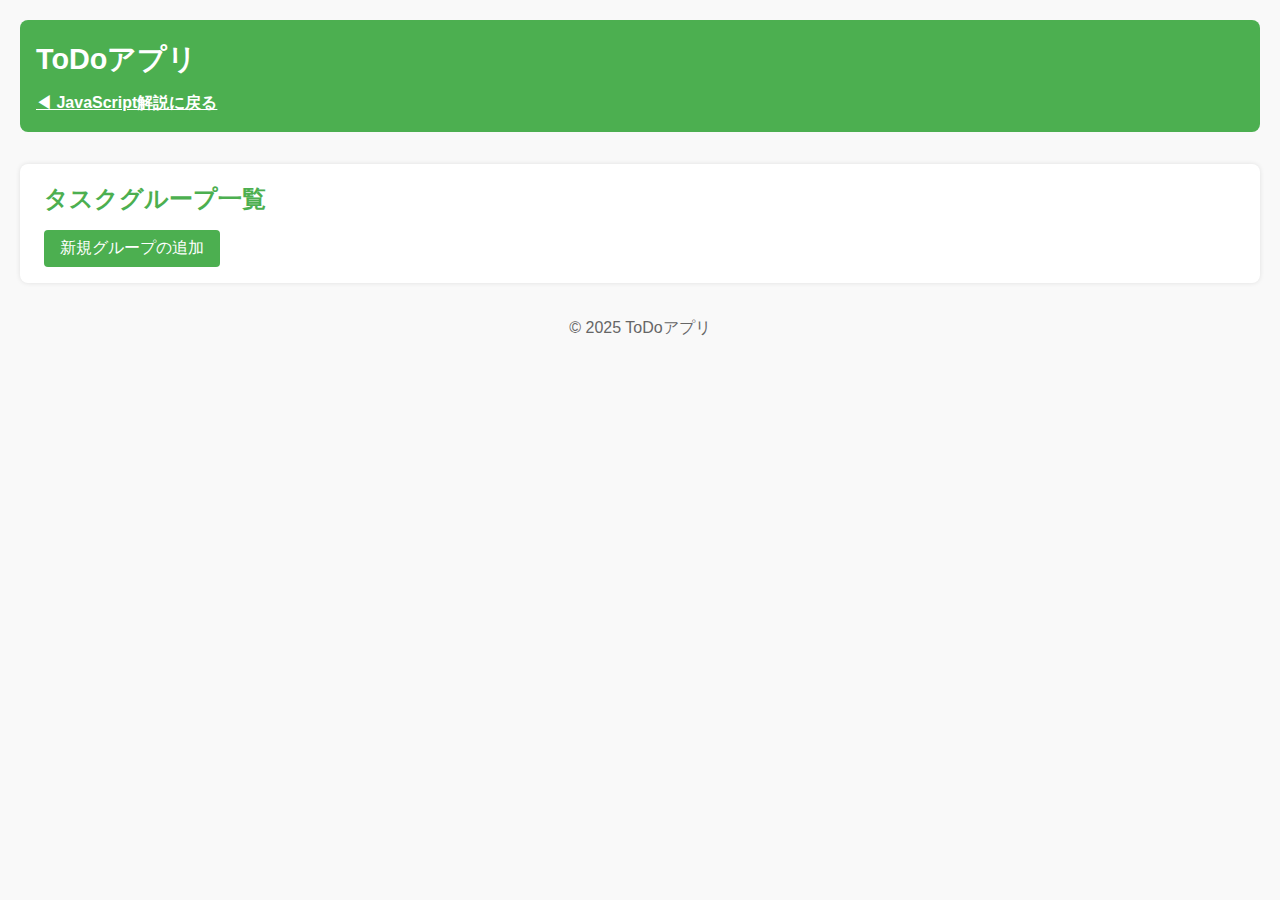
<file: todo.html>
<!DOCTYPE html>
<html lang="ja">
<head>
  <meta charset="UTF-8">
  <title>ToDoアプリ</title>
  <link rel="stylesheet" href="css/main.css">
  <script src="js/todo.js" defer></script>  <!-- defer付き -->
</head>
<body>
  <header>
    <h1>ToDoアプリ</h1>
    <nav>
      <a href="index.html">◀ JavaScript解説に戻る</a>
    </nav>
  </header>

  <main>
    <!-- ポップアップ -->
    <div id="popup" class="popup">
      <div class="popup-content">
        <form id="task-group-form">
          <input type="text" id="task-group-input" placeholder="タスクグループ名を入力..." required>
          <input type="text" id="task-group-desc" placeholder="説明を入力...（任意）">
          <button type="submit">追加</button>
          <button type="button" onclick="closePopup()">閉じる</button>
        </form>
      </div>
    </div>

    <!-- タスクグループ一覧 -->
    <section>
      <h2>タスクグループ一覧</h2>
      <button onclick="openPopup()">新規グループの追加</button>
      <div id="task-groups-container">
        <!-- タスクグループがここに追加されます -->
      </div>
    </section>
  </main>

  <footer>
    <p>© 2025 ToDoアプリ</p>
  </footer>

  <script src="js/todo.js"></script>
</body>
</html>
</file>
<file: css/main.css>
/* --- 全体リセットと基本フォント --- */
* {
  margin: 0;
  padding: 0;
  box-sizing: border-box;
}

body {
  font-family: 'Helvetica Neue', sans-serif;
  line-height: 1.6;
  background-color: #f9f9f9;
  color: #333;
  padding: 20px;
}

/* --- ヘッダー --- */
header {
  background-color: #4CAF50;
  color: white;
  padding: 1em;
  margin-bottom: 2em;
  border-radius: 8px;
}

header h1 {
  font-size: 1.8em;
}

nav a {
  color: white;
  text-decoration: underline;
  font-weight: bold;
  display: inline-block;
  margin-top: 0.5em;
}

/* --- メインのセクション --- */
main section {
  background-color: white;
  padding: 1em 1.5em;
  margin-bottom: 1.5em;
  border-radius: 8px;
  box-shadow: 0 0 5px rgba(0,0,0,0.1);
}

main h2 {
  color: #4CAF50;
  margin-bottom: 0.5em;
}

/* --- フォームと入力 --- */
form {
  display: flex;
  gap: 10px;
}

input[type="text"] {
  flex: 1;
  padding: 0.5em;
  font-size: 1em;
  border: 1px solid #ccc;
  border-radius: 4px;
}

button {
  padding: 0.5em 1em;
  font-size: 1em;
  border: none;
  background-color: #4CAF50;
  color: white;
  border-radius: 4px;
  cursor: pointer;
}

button:hover {
  background-color: #45a049;
}

/* --- タスクリスト --- */
ul {
  list-style-type: none;
  padding-left: 0;
}

li {
  display: flex;
  align-items: center;
  padding: 0.6em;
  border-bottom: 1px solid #eee;
}

li span {
  flex: 1;
  margin-left: 0.5em;
}

.completed span {
  text-decoration: line-through;
  color: #888;
}

/* --- 削除ボタン --- */
.delete-btn {
  margin-left: 1em;
  background-color: #f44336;
  color: white;
  border: none;
  padding: 0.3em 0.6em;
  border-radius: 4px;
  cursor: pointer;
  font-size: 0.9em;
}

.delete-btn:hover {
  background-color: #d32f2f;
}

/* --- フッター --- */
footer {
  text-align: center;
  margin-top: 2em;
  color: #666;
}


/* ポップアップ */
.popup {
  display: none;
  position: fixed;
  z-index: 1000;
  left: 0;
  top: 0;
  width: 100%;
  height: 100%;
  background-color: rgba(0,0,0,0.5);
  justify-content: center;
  align-items: center;
}

.popup-content {
  background-color: #fff;
  padding: 20px 25px;
  border: 1px solid #ccc;
  border-radius: 10px;
  width: 90%;
  max-width: 400px;
  box-shadow: 0 4px 12px rgba(0,0,0,0.15);
  position: relative;
  transform: translateY(-10%);
  animation: fadeIn 0.2s ease-out;
}

.popup-content form {
  display: flex;
  flex-direction: column;
  gap: 10px;
}

.popup-content input[type="text"],
.popup-content button {
  width: 100%;
}

/* フェードイン効果 */
@keyframes fadeIn {
  from {
    opacity: 0;
    transform: translateY(-20%);
  }
  to {
    opacity: 1;
    transform: translateY(-10%);
  }
}


/*ケバブメニュー表示 */
.kebab {
  position: absolute;    /* 変更: relative→absolute */
  top: 10px;             /* 上から10px */
  right: 10px;            /* 左から10px */
  width: 17px;
  height: 17px;
  padding: 6px; /* 10px→6pxに調整 */
  border-radius: 50%;
  z-index: 20;           /* メニューより上に */
}

.kebab-ball {
  display: block;
  width: 4px;
  height: 4px;
  position: absolute;
  left: 50%;
  background: #000;
  border-radius: 50%;
}

.kebab-ball:nth-child(1) {
  top: 0;
  transform: translate(-50%, 0);
}

.kebab-ball:nth-child(2) {
  top: 50%;
  transform: translate(-50%, -50%);
}

.kebab-ball:nth-child(3) {
  top: 100%;
  transform: translate(-50%, -100%);
}

.kebab:hover{
  background-color: #d4d4d4;
}

/* ケバブメニュー */
.kebab-menu {
  display: none;
  position: absolute;
  top: 35px;
  right: 0;
  background: #fff;
  border: 1px solid #ccc;
  border-radius: 6px;
  box-shadow: 0 2px 8px rgba(0,0,0,0.12);
  z-index: 10;
  min-width: 90px;
}

.kebab-menu button {
  display: block;
  width: 100%;
  background: none;
  border: none;
  padding: 0.7em 1em;
  text-align: left;
  cursor: pointer;
  font-size: 1em;
  color: #333;
}

.kebab-menu button:hover {
  background: #f0f0f0;
}

/* --- モーダル中の背景操作禁止 --- */
body.modal-open {
  overflow: hidden;
  pointer-events: none;
}

body.modal-open .popup {
  pointer-events: auto;
}

/* --- タスクグループカード --- */
.task-group {
  border: 1px solid #ccc;
  background-color: #fff;
  padding: 1em;
  border-radius: 8px;
  margin-top: 1.0em;
  margin-bottom: 1.0em;
  box-shadow: 0 0 5px rgba(0, 0, 0, 0.05);
  position: relative; /* 追加: ケバブの絶対配置の基準に */
}

.task-group h3 {
  margin-bottom: 0.3em;
  color: #4CAF50;
}

.task-group p {
  font-size: 0.95em;
  color: #666;
  margin-bottom: 1em;
}

.task-group form {
  margin-bottom: 1em;
}

.task-form {
  margin-bottom: 1em;
  background-color: #f5f5f5;
  padding: 0.75em;
  border-radius: 6px;
}

.task-label {
  display: block;
  font-weight: bold;
  margin-bottom: 0.5em;
  color: #333;
}

.task-input-row {
  display: flex;
  gap: 10px;
  align-items: center;
}

.task-input,
.task-date {
  padding: 0.5em;
  font-size: 1em;
  border: 1px solid #ccc;
  border-radius: 4px;
  flex: 1;
}

.task-date {
  max-width: 160px;
}

.task-progress {
  font-size: 0.9em;
  color: #4CAF50;
  font-weight: bold;
  margin-bottom: 0.6em;
}

/* --- 学習目次（.toc） --- */
nav.toc {
  background-color: #eafbea;
  border: 1px solid #c3e6cb;
  padding: 1em 1.5em;
  border-radius: 8px;
  margin-bottom: 2em;
  box-shadow: 0 0 4px rgba(0,0,0,0.05);
}

nav.toc h2 {
  font-size: 1.2em;
  color: #388e3c;
  margin-bottom: 0.6em;
}

nav.toc ol {
  list-style-type: decimal;
  padding-left: 1.2em;
  line-height: 1.8;
}

nav.toc li a {
  color: #2e7d32;
  font-weight: bold;
  text-decoration: none;
  transition: color 0.2s ease;
}

nav.toc li a:hover {
  text-decoration: underline;
  color: #1b5e20;
}

nav.toc .app-link {
  display: inline-block;
  margin-top: 1em;
  padding: 0.4em 1em;
  background-color: #4CAF50;
  color: white;
  text-decoration: none;
  border-radius: 6px;
  font-weight: bold;
}

nav.toc .app-link:hover {
  background-color: #43a047;
}

pre {
  background-color: #f6f8fa;
  border: 1px solid #ccc;
  border-radius: 6px;
  padding: 0.8em;
  margin: 1em 0;
  overflow-x: hidden;
  white-space: pre-wrap;
  word-break: break-word;
  font-size: 0.95em;
  line-height: 1.6;
}

code {
  font-family: Consolas, Monaco, 'Courier New', monospace;
  color: #2d2d2d;
  display: block;
}
</file>
